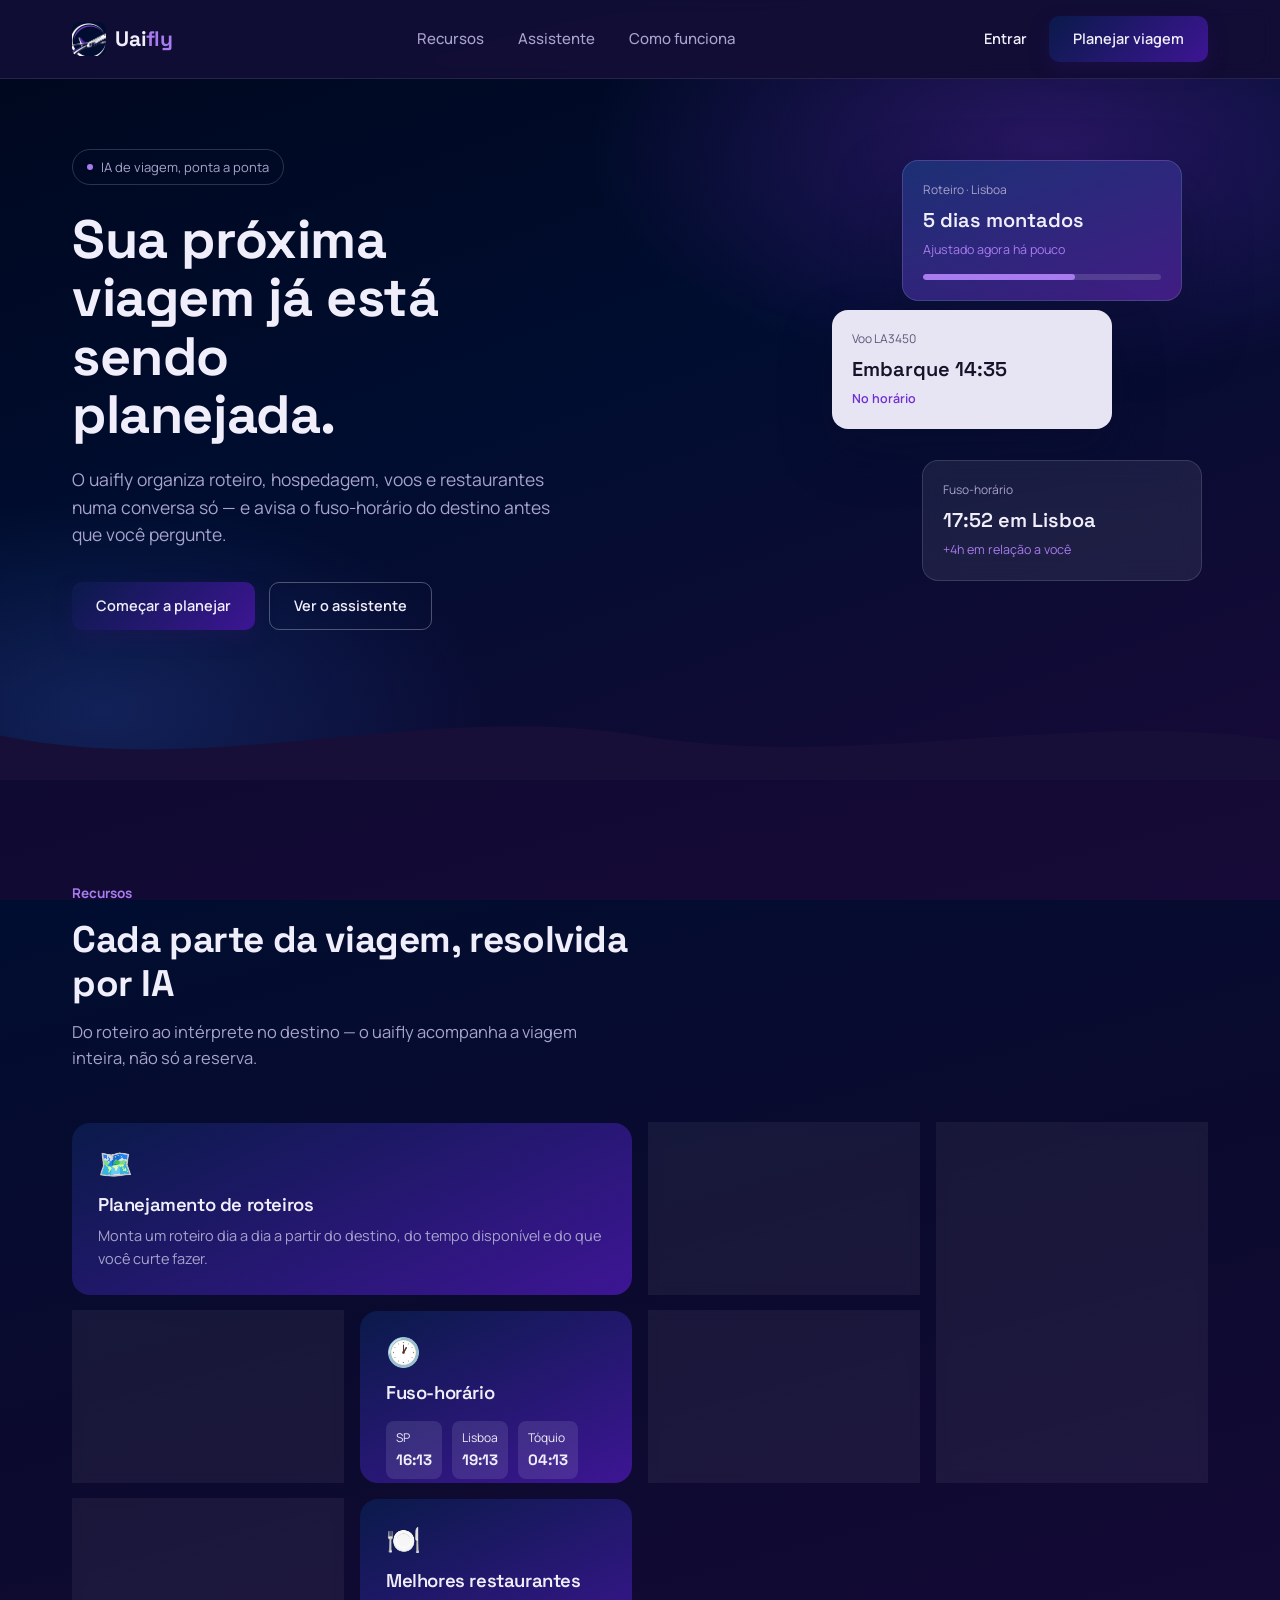
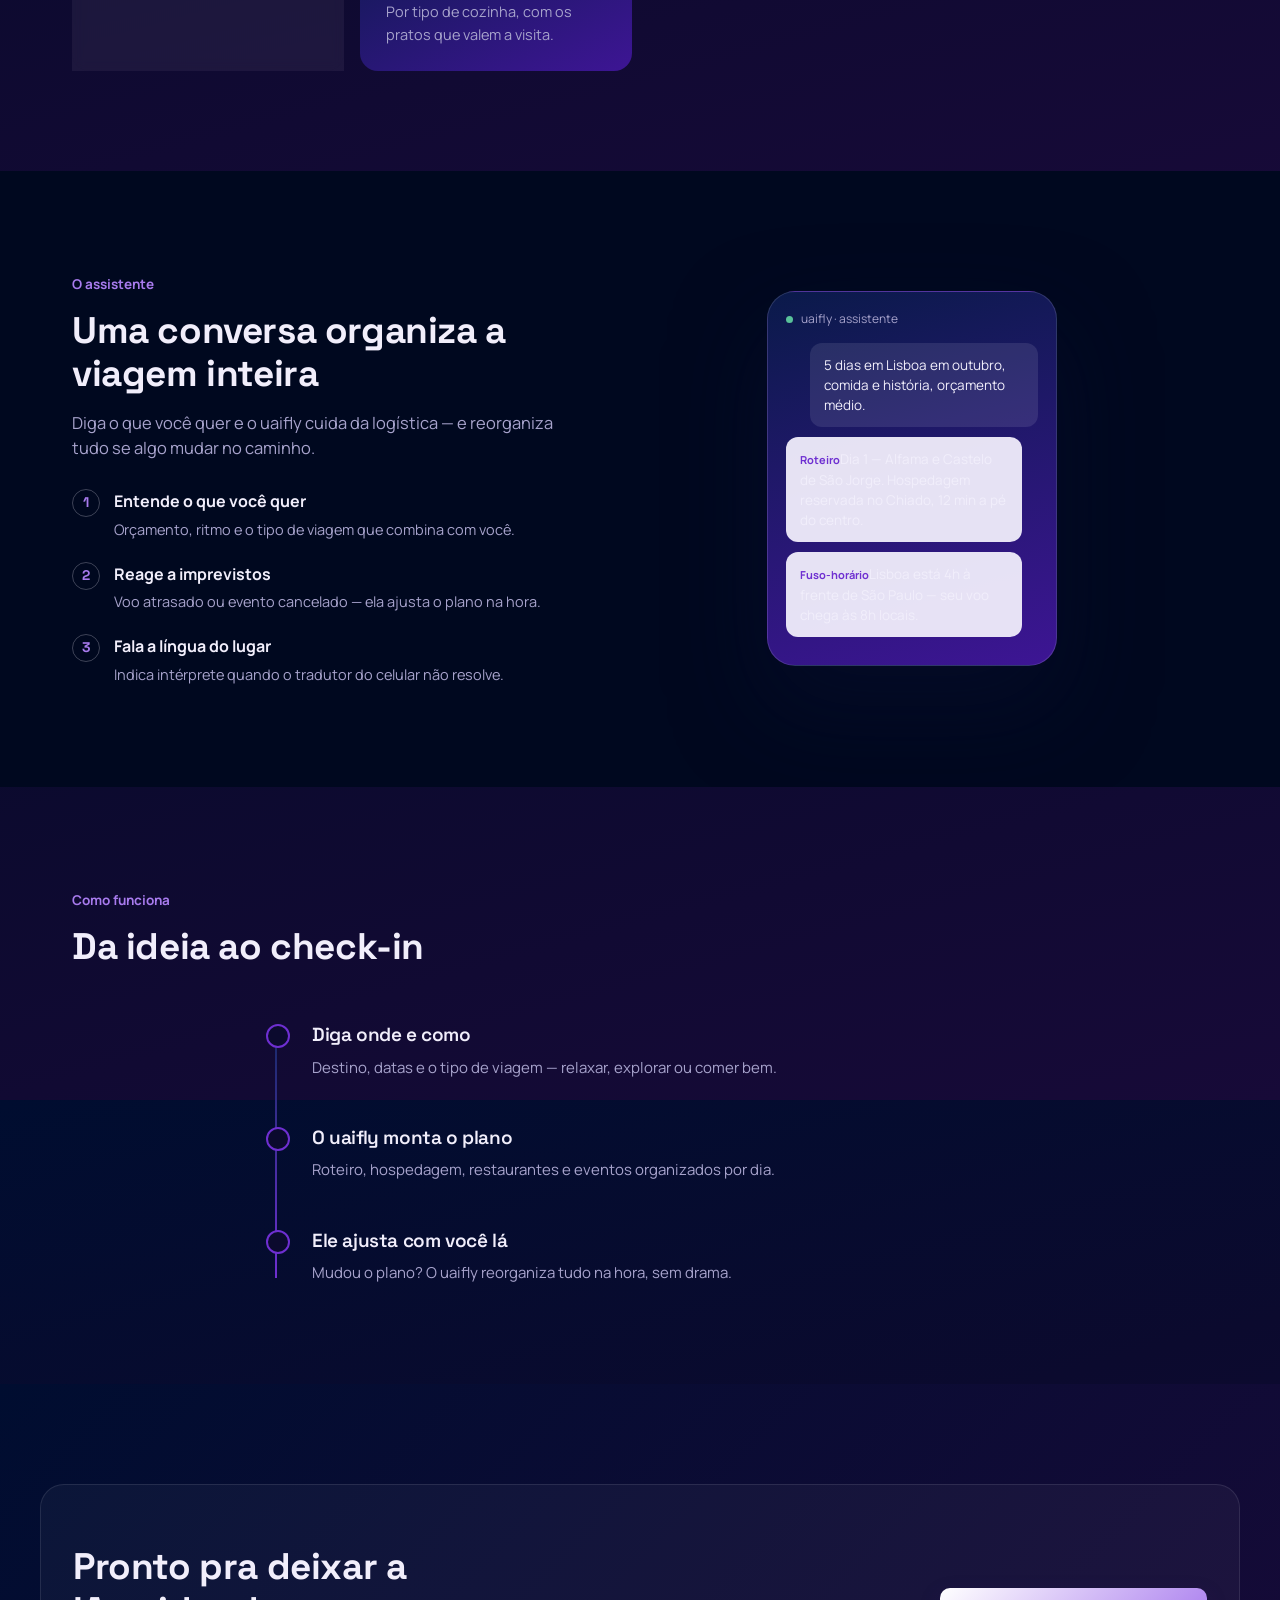
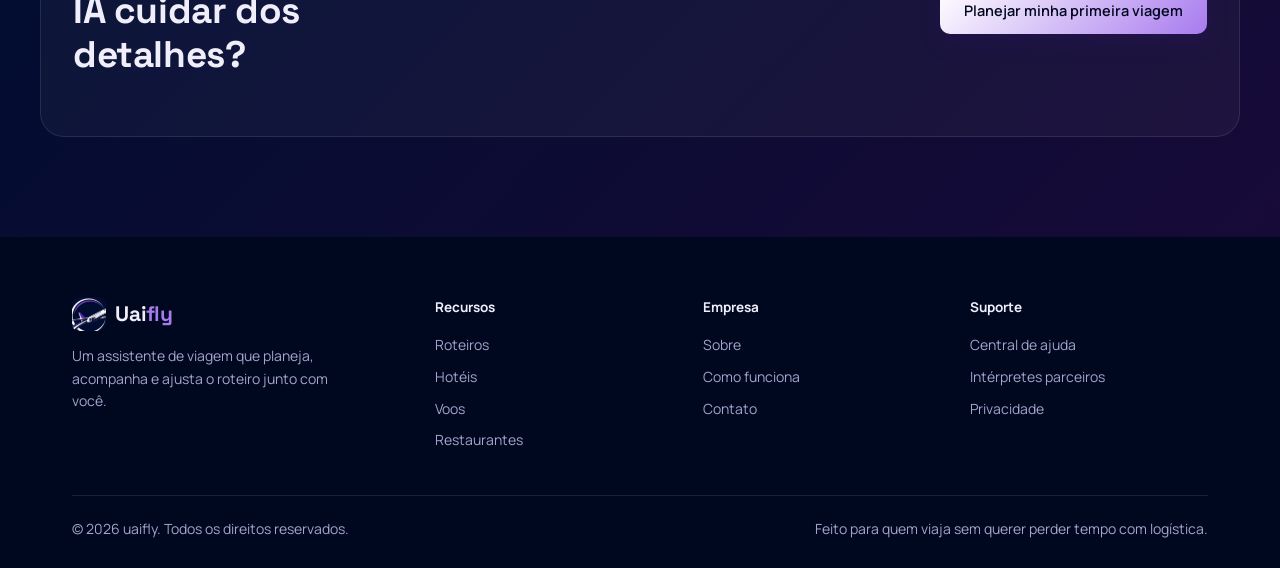
<file: projeto_RAOS/frontend/index.html>
<!DOCTYPE html>
<html lang="pt-BR">
<head>
<meta charset="UTF-8">
<meta name="viewport" content="width=device-width, initial-scale=1.0">
<title>Uaifly — sua viagem, planejada por IA</title>
<link rel="icon" href="assets/logo.png">
<link rel="preconnect" href="https://fonts.googleapis.com">
<link rel="preconnect" href="https://fonts.gstatic.com" crossorigin>
<link href="https://fonts.googleapis.com/css2?family=Space+Grotesk:wght@400;500;600;700&family=Manrope:wght@400;500;600;700&display=swap" rel="stylesheet">
<link rel="stylesheet" href="style.css">
</head>
<body class="page-home">

<header>
  <div class="wrap nav">
    <a href="#top" class="logo">
      <img class="mark" src="assets/logo.png" alt="">
      <span class="logo-word"><span class="lw-1">Uai</span><span class="lw-2">fly</span></span>
    </a>
    <nav class="nav-links" id="navLinks">
      <a href="#recursos">Recursos</a>
      <a href="#assistente">Assistente</a>
      <a href="#como-funciona">Como funciona</a>
    </nav>
    <div class="nav-cta">
      <a href="#" class="btn btn-ghost">Entrar</a>
      <a href="chat.html" class="btn btn-primary">Planejar viagem</a>
      <button class="menu-toggle" id="menuToggle" aria-label="Abrir menu"><span></span><span></span><span></span></button>
    </div>
  </div>
</header>

<main>

  <!-- HERO -->
  <section class="hero" id="top" style="padding-top:70px;">
    <div class="wrap hero-inner">
      <div>
        <div class="pill"><span class="dot"></span> IA de viagem, ponta a ponta</div>
        <h1>Sua próxima viagem já está sendo planejada.</h1>
        <p class="lede">O uaifly organiza roteiro, hospedagem, voos e restaurantes numa conversa só — e avisa o fuso-horário do destino antes que você pergunte.</p>
        <div class="hero-actions">
          <a href="chat.html" class="btn btn-primary">Começar a planejar</a>
          <a href="#assistente" class="btn btn-outline">Ver o assistente</a>
        </div>
      </div>

      <div class="stack" aria-hidden="true">
        <div class="stack-card c1">
          <div class="k">Roteiro · Lisboa</div>
          <div class="v">5 dias montados</div>
          <div class="sub">Ajustado agora há pouco</div>
          <div class="bar"><i></i></div>
        </div>
        <div class="stack-card c2">
          <div class="k">Voo LA3450</div>
          <div class="v">Embarque 14:35</div>
          <div class="sub">No horário</div>
        </div>
        <div class="stack-card c3">
          <div class="k">Fuso-horário</div>
          <div class="v">17:52 em Lisboa</div>
          <div class="sub">+4h em relação a você</div>
        </div>
      </div>
    </div>

    <svg class="wave" viewBox="0 0 1440 90" preserveAspectRatio="none">
      <path fill="#170f38" d="M0 90 L0 40 C 240 90, 480 0, 720 40 C 960 80, 1200 10, 1440 45 L1440 90 Z"/>
    </svg>
  </section>

  <!-- FEATURES BENTO -->
  <section id="recursos">
    <div class="wrap">
      <div class="section-head">
        <span class="kicker">Recursos</span>
        <h2>Cada parte da viagem, resolvida por IA</h2>
        <p>Do roteiro ao intérprete no destino — o uaifly acompanha a viagem inteira, não só a reserva.</p>
      </div>

      <div class="bento">

        <div class="bcard dark span2">
          <span class="emoji-icon">🗺️</span>
          <div>
            <h3>Planejamento de roteiros</h3>
            <p>Monta um roteiro dia a dia a partir do destino, do tempo disponível e do que você curte fazer.</p>
          </div>
        </div>

        <div class="bcard light">
          <span class="emoji-icon">🌍</span>
          <div><h3>Dicas de viagem</h3><p>Documentação, clima e costumes locais, direto ao ponto.</p></div>
        </div>

        <div class="bcard light rowspan2">
          <span class="emoji-icon">✈️</span>
          <div>
            <h3>Voos monitorados</h3>
            <p>Status de embarque, atrasos e cancelamentos em tempo real.</p>
            <div class="bar" style="background:rgba(241,238,251,0.14);"><i style="background:var(--cyan);width:80%;"></i></div>
          </div>
        </div>

        <div class="bcard light">
          <span class="emoji-icon">🏨</span>
          <div><h3>Melhores hotéis</h3><p>Localização, preço e avaliações comparados por você.</p></div>
        </div>

        <div class="bcard dark">
          <span class="emoji-icon">🕐</span>
          <div>
            <h3>Fuso-horário</h3>
            <div class="mini-clock">
              <div class="mc">SP<br><b id="clkSP">--:--</b></div>
              <div class="mc">Lisboa<br><b id="clkLIS">--:--</b></div>
              <div class="mc">Tóquio<br><b id="clkTYO">--:--</b></div>
            </div>
          </div>
        </div>

        <div class="bcard light">
          <span class="emoji-icon">🎭</span>
          <div><h3>Eventos locais</h3><p>Shows e festivais que caem nas suas datas de viagem.</p></div>
        </div>

        <div class="bcard light">
          <span class="emoji-icon">🗣️</span>
          <div><h3>Intérpretes multilíngues</h3><p>Profissionais avaliados por idioma e cidade.</p></div>
        </div>

        <div class="bcard dark">
          <span class="emoji-icon">🍽️</span>
          <div><h3>Melhores restaurantes</h3><p>Por tipo de cozinha, com os pratos que valem a visita.</p></div>
        </div>

      </div>
    </div>
  </section>

  <!-- APP / CHAT -->
  <section class="app-section" id="assistente">
    <div class="wrap app-grid">
      <div>
        <span class="kicker">O assistente</span>
        <div class="section-head" style="margin-bottom:0;">
          <h2>Uma conversa organiza a viagem inteira</h2>
          <p>Diga o que você quer e o uaifly cuida da logística — e reorganiza tudo se algo mudar no caminho.</p>
        </div>
        <ul class="app-feature-list">
          <li><span class="num">1</span><div><strong>Entende o que você quer</strong><span>Orçamento, ritmo e o tipo de viagem que combina com você.</span></div></li>
          <li><span class="num">2</span><div><strong>Reage a imprevistos</strong><span>Voo atrasado ou evento cancelado — ela ajusta o plano na hora.</span></div></li>
          <li><span class="num">3</span><div><strong>Fala a língua do lugar</strong><span>Indica intérprete quando o tradutor do celular não resolve.</span></div></li>
        </ul>
      </div>

      <div class="phone">
        <div class="phone-top"><span class="dot"></span> uaifly · assistente</div>
        <div class="phone-bubble user">5 dias em Lisboa em outubro, comida e história, orçamento médio.</div>
        <div class="phone-bubble ai"><span class="t">Roteiro</span>Dia 1 — Alfama e Castelo de São Jorge. Hospedagem reservada no Chiado, 12 min a pé do centro.</div>
        <div class="phone-bubble ai"><span class="t">Fuso-horário</span>Lisboa está 4h à frente de São Paulo — seu voo chega às 8h locais.</div>
      </div>
    </div>
  </section>

  <!-- HOW IT WORKS -->
  <section id="como-funciona">
    <div class="wrap">
      <div class="section-head">
        <span class="kicker">Como funciona</span>
        <h2>Da ideia ao check-in</h2>
      </div>
      <div class="timeline">
        <div class="t-item">
          <h3>Diga onde e como</h3>
          <p>Destino, datas e o tipo de viagem — relaxar, explorar ou comer bem.</p>
        </div>
        <div class="t-item">
          <h3>O uaifly monta o plano</h3>
          <p>Roteiro, hospedagem, restaurantes e eventos organizados por dia.</p>
        </div>
        <div class="t-item">
          <h3>Ele ajusta com você lá</h3>
          <p>Mudou o plano? O uaifly reorganiza tudo na hora, sem drama.</p>
        </div>
      </div>
    </div>
  </section>

  <!-- CTA -->
  <section class="cta-band" id="comecar">
    <div class="wrap">
      <h2>Pronto pra deixar a IA cuidar dos detalhes?</h2>
      <a href="chat.html" class="btn btn-primary" style="background:linear-gradient(135deg,#ffffff,#a87bee);color:var(--blue-950);">Planejar minha primeira viagem</a>
    </div>
  </section>

</main>

<footer>
  <div class="wrap">
    <div class="foot-grid">
      <div>
        <a href="#top" class="logo">
          <img class="mark" src="assets/logo.png" alt="">
          <span class="logo-word"><span class="lw-1">Uai</span><span class="lw-2">fly</span></span>
        </a>
        <p class="foot-desc">Um assistente de viagem que planeja, acompanha e ajusta o roteiro junto com você.</p>
      </div>
      <div><h4>Recursos</h4><ul><li><a href="#recursos">Roteiros</a></li><li><a href="#recursos">Hotéis</a></li><li><a href="#recursos">Voos</a></li><li><a href="#recursos">Restaurantes</a></li></ul></div>
      <div><h4>Empresa</h4><ul><li><a href="#">Sobre</a></li><li><a href="#">Como funciona</a></li><li><a href="#">Contato</a></li></ul></div>
      <div><h4>Suporte</h4><ul><li><a href="#">Central de ajuda</a></li><li><a href="#">Intérpretes parceiros</a></li><li><a href="#">Privacidade</a></li></ul></div>
    </div>
    <div class="foot-bottom">
      <span>© 2026 uaifly. Todos os direitos reservados.</span>
      <span>Feito para quem viaja sem querer perder tempo com logística.</span>
    </div>
  </div>
</footer>

<script src="app.js"></script>
</body>
</html>
</file>
<file: projeto_RAOS/frontend/style.css>
:root{
    --blue-950:#00081f;
    --blue-900:#000d30;
    --blue-800:#0a1a4a;
    --blue-700:#152a66;
    --purple-900:#170a38;
    --purple-800:#3d1594;
    --purple-700:#6e2fd1;
    --violet-soft:#a87bee;
    --cyan:#a87bee;
    --mix-bg:#0b0a2e;
    --lav-50:#0b0a2e;
    --lav-100:#120f3d;
    --ink:#f1eefb;
    --ink-mute:#a7a3cc;
    --paper-ink:#151329;
    --paper-ink-mute:#5a5876;
    --on-dark:#f1eefb;
    --on-dark-mute:#a7a3cc;
    --ok:#59c19a;
    --err:#e0637a;
    --display:'Space Grotesk', sans-serif;
    --body:'Manrope', sans-serif;
    --header-h:64px;
  }

  *{box-sizing:border-box;margin:0;padding:0;}
  html{scroll-behavior:smooth;}
  html,body{height:100%;}
  body{
    font-family:var(--body);
    color:var(--ink);
    background:linear-gradient(165deg, var(--blue-900) 0%, var(--mix-bg) 45%, var(--purple-900) 100%);
    line-height:1.55;
    -webkit-font-smoothing:antialiased;
  }
  img,svg{display:block;max-width:100%;}
  a{color:inherit;text-decoration:none;}
  ul{list-style:none;}
  button{font-family:inherit;cursor:pointer;border:none;background:none;}
  .wrap{max-width:1200px;margin:0 auto;padding:0 32px;}
  @media(max-width:680px){.wrap{padding:0 20px;}}

  a:focus-visible, button:focus-visible{outline:2px solid var(--violet-soft);outline-offset:3px;}
  @media (prefers-reduced-motion: reduce){
    *{animation-duration:.01ms !important;animation-iteration-count:1 !important;transition-duration:.01ms !important;scroll-behavior:auto !important;}
  }

  h1,h2,h3{font-family:var(--display);letter-spacing:-0.4px;}

  /* ---------- header ---------- */
  header{
    position:sticky;top:0;z-index:60;
    background:rgba(23,15,56,0.72);
    backdrop-filter:blur(10px);
    border-bottom:1px solid rgba(241,238,251,0.1);
  }
  .nav{display:flex;align-items:center;justify-content:space-between;height:78px;}
  .logo{display:flex;align-items:center;gap:9px;font-family:var(--display);font-weight:700;font-size:21px;}
  .logo .mark{width:34px;height:34px;flex-shrink:0;border-radius:7px;object-fit:cover;}
  .logo-word{display:inline-flex;letter-spacing:-0.2px;}
  .logo-word .lw-1{color:var(--on-dark);}
  .logo-word .lw-2{color:var(--violet-soft);}
  footer .logo-word .lw-1{color:var(--on-dark);}
  .nav-links{display:flex;gap:34px;font-size:15px;color:var(--ink-mute);font-weight:500;}
  .nav-links a:hover{color:var(--ink);}
  .nav-cta{display:flex;align-items:center;gap:18px;}
  .btn{display:inline-flex;align-items:center;justify-content:center;padding:12px 24px;font-size:14.5px;font-weight:600;border-radius:10px;transition:transform .15s ease, opacity .15s ease, box-shadow .15s ease;}
  .btn-primary{background:linear-gradient(135deg,var(--blue-800),var(--purple-800));color:var(--on-dark);box-shadow:0 8px 20px rgba(52,22,104,0.28);}
  .btn-primary:hover{transform:translateY(-1px);box-shadow:0 12px 26px rgba(52,22,104,0.36);}
  .btn-ghost{color:var(--ink);padding:12px 4px;font-weight:600;}
  .btn-outline{border:1px solid rgba(241,238,251,0.3);color:var(--on-dark);}
  .btn-outline:hover{border-color:rgba(241,238,251,0.6);}

  .menu-toggle{display:none;width:30px;height:22px;position:relative;}
  .menu-toggle span{position:absolute;left:0;right:0;height:2px;background:var(--ink);transition:transform .2s ease, opacity .2s ease;}
  .menu-toggle span:nth-child(1){top:0;}
  .menu-toggle span:nth-child(2){top:10px;}
  .menu-toggle span:nth-child(3){top:20px;}
  .menu-toggle.open span:nth-child(1){transform:translateY(10px) rotate(45deg);}
  .menu-toggle.open span:nth-child(2){opacity:0;}
  .menu-toggle.open span:nth-child(3){transform:translateY(-10px) rotate(-45deg);}
  @media(max-width:920px){
    .nav-links{position:fixed;inset:78px 0 0 0;flex-direction:column;background:var(--lav-50);padding:30px 20px;gap:22px;font-size:18px;transform:translateY(-8px);opacity:0;pointer-events:none;transition:opacity .2s ease, transform .2s ease;}
    .nav-links.open{opacity:1;transform:translateY(0);pointer-events:auto;}
    .nav-cta .btn-ghost{display:none;}
    .menu-toggle{display:block;}
  }
  @media(max-width:600px){
    .nav{height:60px;}
    .logo{font-size:18px;}
    .logo .mark{width:28px;height:28px;}
    .nav-links{inset:60px 0 0 0;padding:20px 16px;font-size:16px;gap:18px;}
  }

  /* ---------- hero ---------- */
  .hero{
    position:relative;
    overflow:hidden;
    background:
      radial-gradient(60% 55% at 82% 10%, rgba(74,31,143,0.55), transparent 60%),
      radial-gradient(50% 50% at 8% 90%, rgba(28,51,120,0.55), transparent 60%),
      linear-gradient(160deg, var(--blue-950) 0%, var(--blue-900) 45%, var(--purple-900) 100%);
    color:var(--on-dark);
    padding:88px 0 0;
  }
  .hero-inner{
    display:grid;
    grid-template-columns:1fr 0.92fr;
    gap:40px;
    align-items:center;
    padding-bottom:70px;
  }
  .pill{
    display:inline-flex;align-items:center;gap:8px;
    padding:7px 14px;
    border:1px solid rgba(241,238,251,0.18);
    border-radius:99px;
    font-size:13px;
    color:var(--on-dark-mute);
    margin-bottom:26px;
  }
  .pill .dot{width:6px;height:6px;border-radius:50%;background:var(--cyan);}
  h1{
    font-weight:700;
    font-size:clamp(36px,4.6vw,54px);
    line-height:1.08;
    max-width:12ch;
  }
  .hero p.lede{
    margin-top:22px;
    font-size:17.5px;
    color:var(--on-dark-mute);
    max-width:46ch;
  }
  .hero-actions{display:flex;gap:14px;margin-top:34px;flex-wrap:wrap;}

  .stack{
    position:relative;
    height:460px;
  }
  .stack-card{
    position:absolute;
    width:280px;
    background:rgba(241,238,251,0.06);
    border:1px solid rgba(241,238,251,0.14);
    backdrop-filter:blur(14px);
    border-radius:16px;
    padding:20px;
  }
  .stack-card.c1{top:0;right:26px;background:linear-gradient(160deg, rgba(28,51,120,0.9), rgba(74,31,143,0.85));box-shadow:0 30px 60px rgba(7,13,43,0.5);}
  .stack-card.c2{top:150px;right:96px;background:rgba(241,238,251,0.96);color:var(--paper-ink);border:none;box-shadow:0 24px 50px rgba(7,13,43,0.45);}
  .stack-card.c3{top:300px;right:6px;background:rgba(241,238,251,0.08);}
  .stack-card .k{font-size:12px;color:var(--on-dark-mute);margin-bottom:6px;}
  .stack-card.c2 .k{color:var(--paper-ink-mute);}
  .stack-card .v{font-family:var(--display);font-weight:600;font-size:20px;}
  .stack-card .sub{margin-top:4px;font-size:12.5px;color:var(--cyan);}
  .stack-card.c2 .sub{color:var(--purple-700);font-weight:600;}
  .stack-card .bar{height:6px;border-radius:4px;background:rgba(241,238,251,0.14);margin-top:14px;overflow:hidden;}
  .stack-card .bar i{display:block;height:100%;width:64%;background:var(--cyan);border-radius:4px;}

  @media(max-width:920px){
    .hero-inner{grid-template-columns:1fr;text-align:left;}
    .stack{height:340px;margin-top:20px;}
    .stack-card{width:220px;}
    .stack-card.c1{right:10%;}
    .stack-card.c2{top:120px;right:0;}
    .stack-card.c3{top:230px;left:0;right:auto;}
  }
  @media(max-width:600px){
    .hero{padding:60px 0 0;}
    .hero-inner{padding-bottom:40px;}
    .pill{font-size:11px;padding:5px 10px;margin-bottom:18px;}
    h1{font-size:clamp(28px,8vw,36px);line-height:1.15;}
    .hero p.lede{margin-top:16px;font-size:15px;max-width:35ch;}
    .hero-actions{margin-top:24px;gap:10px;}
    .btn{padding:10px 18px;font-size:13px;}
    .stack{height:260px;margin-top:10px;}
    .stack-card{width:180px;padding:14px;}
    .stack-card .v{font-size:16px;}
    .stack-card .k{font-size:10px;}
    .stack-card .sub{font-size:10px;}
    .stack-card.c1{right:5%;}
    .stack-card.c2{top:100px;}
    .stack-card.c3{top:185px;}
  }

  .wave{display:block;width:100%;height:auto;}

  /* ---------- section shell ---------- */
  section{padding:100px 0;}
  .section-head{max-width:620px;margin-bottom:52px;}
  .kicker{
    display:inline-block;
    font-weight:700;
    font-size:13.5px;
    color:var(--violet-soft);
    margin-bottom:14px;
  }
  h2{font-weight:700;font-size:clamp(27px,3.4vw,37px);line-height:1.18;}
  .section-head p{margin-top:14px;color:var(--ink-mute);font-size:16.5px;max-width:52ch;}

  /* ---------- bento features ---------- */
  .bento{
    display:grid;
    grid-template-columns:repeat(4,1fr);
    grid-auto-rows:172px;
    grid-auto-flow:dense;
    gap:16px;
  }
  .bcard{
    border-radius:18px;
    padding:26px;
    display:flex;
    flex-direction:column;
    justify-content:space-between;
    position:relative;
    overflow:hidden;
  }
  .bcard.light{background:rgba(241,238,251,0.06);border:1px solid rgba(241,238,251,0.14);backdrop-filter:blur(6px);}
  .bcard.dark{
    background:linear-gradient(155deg,var(--blue-800),var(--purple-800));
    color:var(--on-dark);
  }
  .bcard .emoji-icon{
  font-size:28px;
  line-height:1;
  display:block;
  margin-bottom:auto;
}
  .bcard h3{font-weight:600;font-size:18.5px;margin-top:14px;}
  .bcard p{font-size:14.5px;color:var(--ink-mute);margin-top:6px;}
  .bcard.dark p{color:var(--on-dark-mute);}
  .bcard.span2{grid-column:span 2;}
  .bcard.rowspan2{grid-row:span 2;}

  @media(max-width:920px){
    .bento{grid-template-columns:repeat(2,1fr);grid-auto-rows:auto;}
    .bcard.span2{grid-column:span 2;}
    .bcard.rowspan2{grid-row:span 1;}
  }
  @media(max-width:600px){
    .bento{grid-template-columns:1fr;}
    .bcard.span2{grid-column:span 1;}
  }

  .mini-clock{display:flex;gap:10px;margin-top:14px;}
  .mini-clock .mc{background:rgba(241,238,251,0.1);border-radius:8px;padding:8px 10px;font-size:12px;}
  .mini-clock .mc b{display:block;font-family:var(--display);font-size:15px;}

  /* ---------- app mockup section ---------- */
  .app-section{
    background:var(--blue-950);
    color:var(--on-dark);
    position:relative;
    overflow:hidden;
  }
  .app-grid{
    display:grid;
    grid-template-columns:0.9fr 1.1fr;
    gap:60px;
    align-items:center;
  }
  .app-section .kicker{color:var(--cyan);}
  .app-section .section-head p{color:var(--on-dark-mute);}
  .app-feature-list{margin-top:28px;display:flex;flex-direction:column;gap:20px;}
  .app-feature-list li{display:flex;gap:14px;}
  .app-feature-list .num{
    font-family:var(--display);font-weight:700;color:var(--violet-soft);font-size:14px;
    width:28px;height:28px;border:1px solid rgba(241,238,251,0.25);border-radius:50%;
    display:flex;align-items:center;justify-content:center;flex-shrink:0;
  }
  .app-feature-list strong{display:block;font-size:16px;margin-bottom:3px;}
  .app-feature-list span{color:var(--on-dark-mute);font-size:14.5px;}

  .phone{
    width:290px;
    margin:0 auto;
    background:linear-gradient(165deg,var(--blue-800),var(--purple-800));
    border:1px solid rgba(241,238,251,0.14);
    border-radius:28px;
    padding:18px;
    box-shadow:0 40px 90px rgba(7,13,43,0.6);
  }
  .phone-top{display:flex;align-items:center;gap:8px;font-size:12px;color:var(--on-dark-mute);margin-bottom:14px;}
  .phone-top .dot{width:7px;height:7px;border-radius:50%;background:#59c19a;}
  .phone-bubble{border-radius:12px;padding:12px 14px;font-size:13.5px;margin-bottom:10px;line-height:1.5;}
  .phone-bubble.user{background:rgba(241,238,251,0.1);margin-left:24px;}
  .phone-bubble.ai{background:rgba(241,238,251,0.95);color:var(--ink);margin-right:16px;}
  .phone-bubble.ai .t{font-size:11px;color:var(--purple-700);font-weight:700;margin-bottom:4px;}

  @media(max-width:920px){
    .app-grid{
      grid-template-columns:1fr;
      gap:40px;
    }
    .phone{
      width:260px;
      margin:0 auto;
    }
    .app-feature-list{
      gap:16px;
    }
  }
  @media(max-width:600px){
    .app-grid{
      gap:30px;
    }
    .phone{
      width:220px;
      padding:14px;
      border-radius:22px;
    }
    .phone-bubble{
      font-size:12px;
      padding:10px 12px;
    }
    .app-feature-list li{
      gap:10px;
    }
    .app-feature-list .num{
      width:24px;
      height:24px;
      font-size:12px;
    }
    .app-feature-list strong{
      font-size:14px;
    }
    .app-feature-list span{
      font-size:13px;
    }
  }

  /* ---------- timeline ---------- */
  .timeline{position:relative;max-width:760px;margin:0 auto;}
  .timeline::before{
    content:"";position:absolute;left:15px;top:6px;bottom:6px;width:2px;
    background:linear-gradient(180deg,var(--blue-700),var(--purple-700));
  }
  .t-item{position:relative;padding-left:52px;margin-bottom:44px;}
  .t-item:last-child{margin-bottom:0;}
  .t-item::before{
    content:"";position:absolute;left:6px;top:4px;width:20px;height:20px;border-radius:50%;
    background:var(--lav-50);border:2px solid var(--purple-700);
  }
  .t-item h3{font-weight:600;font-size:19px;margin-bottom:6px;}
  .t-item p{color:var(--ink-mute);font-size:15px;max-width:52ch;}

  /* ---------- cta ---------- */
  .cta-band{
    background:linear-gradient(135deg,var(--blue-900),var(--purple-900));
    color:var(--on-dark);
  }
  .cta-band .wrap{
    display:flex;align-items:center;justify-content:space-between;gap:30px;flex-wrap:wrap;
    padding:60px 32px;
    border-radius:24px;
    background:rgba(241,238,251,0.04);
    border:1px solid rgba(241,238,251,0.1);
  }
  .cta-band h2{max-width:15ch;}

  /* ---------- footer ---------- */
  footer{background:var(--blue-950);color:var(--on-dark-mute);padding:60px 0 28px;font-size:14px;}
  .foot-grid{display:grid;grid-template-columns:1.4fr 1fr 1fr 1fr;gap:30px;padding-bottom:44px;}
  @media(max-width:780px){.foot-grid{grid-template-columns:1fr 1fr;}}
  footer .logo{color:var(--on-dark);margin-bottom:14px;}
  footer .foot-desc{max-width:32ch;line-height:1.6;}
  footer h4{color:var(--on-dark);font-weight:700;font-size:13.5px;margin-bottom:16px;}
  footer ul{display:flex;flex-direction:column;gap:10px;}
  footer a:hover{color:var(--on-dark);}
  .foot-bottom{border-top:1px solid rgba(241,238,251,0.1);padding-top:22px;display:flex;justify-content:space-between;flex-wrap:wrap;gap:12px;}

  @media(max-width:600px){
    .cta-band .wrap{padding:32px 20px;border-radius:18px;}
    .cta-band h2{max-width:12ch;font-size:clamp(20px,5vw,26px);}

    footer{padding:40px 0 20px;font-size:13px;}
    .foot-grid{grid-template-columns:1fr;gap:24px;padding-bottom:30px;}
    footer h4{margin-bottom:12px;}
    .foot-bottom{padding-top:18px;font-size:12px;}
  }


/* =====================================================
   CHAT (chat.html) — regras exclusivas da tela de chat.
   Header, .logo, .logo-word e variáveis de cor são
   compartilhados com a página inicial (regras acima).
   ===================================================== */

.topbar{
  height:var(--header-h);
  display:flex;
  align-items:center;
  justify-content:space-between;
  gap:16px;
  padding:0 24px;
}
.home-link{
  font-size:13px;
  font-weight:600;
  color:var(--on-dark-mute);
  transition:color .15s ease;
}
.home-link:hover{color:var(--on-dark);}

/* ---------- app layout ---------- */
.app{
  display:grid;
  grid-template-columns:280px 1fr;
  height:calc(100vh - var(--header-h));
}
@media(max-width:860px){
  .app{
    grid-template-columns:1fr;
    grid-template-rows:auto 1fr;
    height:auto;
    min-height:calc(100vh - var(--header-h));
  }
}

/* ---------- sidebar ---------- */
.sidebar{
  border-right:1px solid rgba(241,238,251,0.08);
  padding:22px 18px;
  overflow-y:auto;
  display:flex;
  flex-direction:column;
  gap:28px;
}
@media(max-width:860px){
  .sidebar{
    border-right:none;
    border-bottom:1px solid rgba(241,238,251,0.08);
    padding:16px;
    flex-direction:column;
    gap:18px;
  }
}
.sidebar-block h2{
  font-family:var(--display);
  font-size:13px;
  font-weight:600;
  color:var(--on-dark-mute);
  text-transform:uppercase;
  letter-spacing:0.06em;
  margin-bottom:12px;
}
.chips{display:flex;flex-wrap:wrap;gap:8px;}
@media(max-width:860px){
  .chips{flex-wrap:nowrap;overflow-x:auto;padding-bottom:4px;-webkit-overflow-scrolling:touch;}
  .chips::-webkit-scrollbar{height:4px;}
}
.chip{
  flex-shrink:0;
  padding:9px 14px;
  font-size:13.5px;
  font-weight:500;
  color:var(--on-dark-mute);
  background:rgba(241,238,251,0.05);
  border:1px solid rgba(241,238,251,0.12);
  border-radius:99px;
  transition:background .15s ease, border-color .15s ease, color .15s ease;
  white-space:nowrap;
}
.chip:hover{color:var(--on-dark);border-color:rgba(241,238,251,0.25);}
.chip.active{
  color:var(--on-dark);
  background:linear-gradient(135deg,var(--blue-800),var(--purple-800));
  border-color:transparent;
}

.clock-list{display:flex;flex-direction:column;gap:8px;}
@media(max-width:860px){
  .clock-list{flex-direction:row;flex-wrap:wrap;}
}
.clock-row{
  display:flex;
  align-items:center;
  justify-content:space-between;
  gap:10px;
  padding:9px 12px;
  background:rgba(241,238,251,0.05);
  border:1px solid rgba(241,238,251,0.1);
  border-radius:10px;
  font-size:13px;
}
@media(max-width:860px){
  .clock-row{flex:1 1 140px;}
}
.clock-row .city{color:var(--on-dark-mute);}
.clock-row .time{font-family:var(--display);font-weight:600;font-variant-numeric:tabular-nums;}

/* ---------- chat panel ---------- */
.chat-panel{
  display:flex;
  flex-direction:column;
  min-height:0;
}
.chat-log{
  flex:1;
  overflow-y:auto;
  padding:26px 28px;
  display:flex;
  flex-direction:column;
  gap:14px;
}
@media(max-width:600px){
  .chat-log{padding:18px 16px;}
}

.msg{
  max-width:70ch;
  padding:13px 16px;
  border-radius:12px;
  font-size:15px;
  line-height:1.6;
  white-space:pre-wrap;
}
.msg.ai{
  align-self:flex-start;
  background:rgba(241,238,251,0.06);
  border:1px solid rgba(241,238,251,0.1);
}
.msg.user{
  align-self:flex-end;
  background:linear-gradient(135deg,var(--blue-800),var(--purple-800));
}
.msg.error{
  align-self:flex-start;
  background:rgba(224,99,122,0.12);
  border:1px solid rgba(224,99,122,0.3);
  color:#f4b8c4;
}
.msg-tag{
  font-size:11px;
  font-weight:700;
  color:var(--violet-soft);
  margin-bottom:5px;
  text-transform:uppercase;
  letter-spacing:0.04em;
}
.msg.user .msg-tag{color:var(--on-dark-mute);}

.msg.typing{display:flex;align-items:center;gap:5px;padding:15px 16px;}
.msg.typing span{
  width:6px;height:6px;border-radius:50%;
  background:var(--on-dark-mute);
  animation:blink 1.2s infinite ease-in-out;
}
.msg.typing span:nth-child(2){animation-delay:.2s;}
.msg.typing span:nth-child(3){animation-delay:.4s;}
@keyframes blink{
  0%,80%,100%{opacity:.25;}
  40%{opacity:1;}
}

/* ---------- input ---------- */
.chat-input{
  display:flex;
  align-items:center;
  gap:10px;
  padding:16px 20px;
  border-top:1px solid rgba(241,238,251,0.08);
  background:rgba(11,10,46,0.5);
}
@media(max-width:600px){
  .chat-input{padding:12px;flex-wrap:wrap;}
}
.active-mode{
  flex-shrink:0;
  font-size:12px;
  font-weight:600;
  color:var(--violet-soft);
  padding:8px 12px;
  border:1px solid rgba(168,123,238,0.35);
  border-radius:99px;
  white-space:nowrap;
}
#chatInput{
  flex:1;
  min-width:120px;
  background:rgba(241,238,251,0.06);
  border:1px solid rgba(241,238,251,0.14);
  border-radius:10px;
  padding:12px 14px;
  color:var(--on-dark);
  font-size:15px;
}
#chatInput::placeholder{color:var(--on-dark-mute);}
#chatInput:focus{outline:2px solid var(--violet-soft);outline-offset:1px;}
#sendBtn{
  flex-shrink:0;
  padding:12px 22px;
  border-radius:10px;
  font-weight:600;
  font-size:14.5px;
  color:var(--on-dark);
  background:linear-gradient(135deg,var(--blue-800),var(--purple-800));
  transition:transform .15s ease, opacity .15s ease;
}
#sendBtn:hover{transform:translateY(-1px);}
#sendBtn:disabled{opacity:.5;cursor:not-allowed;transform:none;}

/* scrollbar (webkit) */
.chat-log::-webkit-scrollbar, .sidebar::-webkit-scrollbar{width:6px;}
.chat-log::-webkit-scrollbar-thumb, .sidebar::-webkit-scrollbar-thumb{
  background:rgba(241,238,251,0.15);border-radius:99px;
}

/* ---------- toast ---------- */
#toast{
  position:fixed;
  bottom:24px;
  left:50%;
  transform:translateX(-50%) translateY(20px);
  background:rgba(224,99,122,0.95);
  color:#fff;
  padding:12px 20px;
  border-radius:10px;
  font-size:14px;
  font-weight:500;
  max-width:90vw;
  z-index:999;
  opacity:0;
  pointer-events:none;
  transition:opacity .25s ease, transform .25s ease;
  box-shadow:0 8px 24px rgba(0,0,0,0.3);
}
#toast.show{
  opacity:1;
  transform:translateX(-50%) translateY(0);
}

/* ---------- topbar ---------- */
.topbar-actions{display:flex;align-items:center;gap:14px;}
.new-chat-btn{
  padding:8px 14px;
  font-size:13px;
  font-weight:600;
  color:var(--on-dark);
  background:rgba(241,238,251,0.08);
  border:1px solid rgba(241,238,251,0.15);
  border-radius:8px;
  transition:background .15s ease, border-color .15s ease;
}
.new-chat-btn:hover{
  background:rgba(241,238,251,0.14);
  border-color:rgba(241,238,251,0.3);
}

/* ---------- sessoes ---------- */
.session-list{display:flex;flex-direction:column;gap:6px;}
@media(max-width:860px){
  .session-list{flex-direction:row;flex-wrap:nowrap;overflow-x:auto;padding-bottom:4px;}
}
.session-item{
  display:flex;
  align-items:center;
  justify-content:space-between;
  gap:8px;
  padding:9px 12px;
  background:rgba(241,238,251,0.05);
  border:1px solid rgba(241,238,251,0.1);
  border-radius:8px;
  cursor:pointer;
  transition:background .15s ease, border-color .15s ease;
  font-size:13px;
}
.session-item:hover{
  background:rgba(241,238,251,0.1);
  border-color:rgba(241,238,251,0.2);
}
.session-item.active{
  background:linear-gradient(135deg,var(--blue-800),var(--purple-800));
  border-color:transparent;
}
.session-title{
  flex:1;
  overflow:hidden;
  text-overflow:ellipsis;
  white-space:nowrap;
  color:var(--on-dark-mute);
}
.session-item.active .session-title{color:var(--on-dark);}
.session-delete{
  flex-shrink:0;
  width:20px;
  height:20px;
  display:flex;
  align-items:center;
  justify-content:center;
  font-size:16px;
  color:var(--on-dark-mute);
  background:none;
  border:none;
  border-radius:4px;
  transition:background .15s ease, color .15s ease;
}
.session-delete:hover{
  background:rgba(224,99,122,0.2);
  color:var(--err);
}
.session-empty{
  font-size:12px;
  color:var(--on-dark-mute);
  font-style:italic;
  padding:4px 0;
}

/* =====================================================
   MELHORIAS PARA CELULARES (<=480px)
   ===================================================== */
@media(max-width:480px){
  /* Header do chat */
  .topbar{
    padding:0 16px;
    height:56px;
    gap:8px;
  }
  .topbar .logo{
    font-size:18px;
    gap:6px;
  }
  .topbar .mark{
    width:28px;
    height:28px;
  }
  .topbar-actions{
    gap:8px;
  }
  .new-chat-btn{
    padding:6px 10px;
    font-size:12px;
  }
  .home-link{
    font-size:12px;
  }

  /* Layout do chat */
  .app{
    height:auto;
    min-height:calc(100vh - 56px);
  }

  /* Sidebar */
  .sidebar{
    padding:12px;
    gap:14px;
  }
  .sidebar-block h2{
    font-size:11px;
    margin-bottom:8px;
  }
  .chip{
    padding:7px 10px;
    font-size:12px;
  }
  .clock-row{
    padding:7px 10px;
    font-size:12px;
    flex:1 1 120px;
  }

  /* Area do chat */
  .chat-log{
    padding:14px 12px;
    gap:10px;
  }
  .msg{
    max-width:85%;
    padding:10px 12px;
    font-size:14px;
  }
  .msg-tag{
    font-size:10px;
    margin-bottom:4px;
  }

  /* Input do chat */
  .chat-input{
    padding:10px 12px;
    gap:8px;
  }
  .active-mode{
    font-size:10px;
    padding:6px 8px;
  }
  #chatInput{
    padding:10px 12px;
    font-size:14px;
    min-width:0;
  }
  #sendBtn{
    padding:10px 16px;
    font-size:13px;
  }

  /* Toast */
  #toast{
    padding:10px 16px;
    font-size:13px;
    bottom:16px;
  }

  /* Sessoes */
  .session-item{
    padding:7px 10px;
    font-size:12px;
  }
  .session-delete{
    width:18px;
    height:18px;
    font-size:14px;
  }
}
</file>
